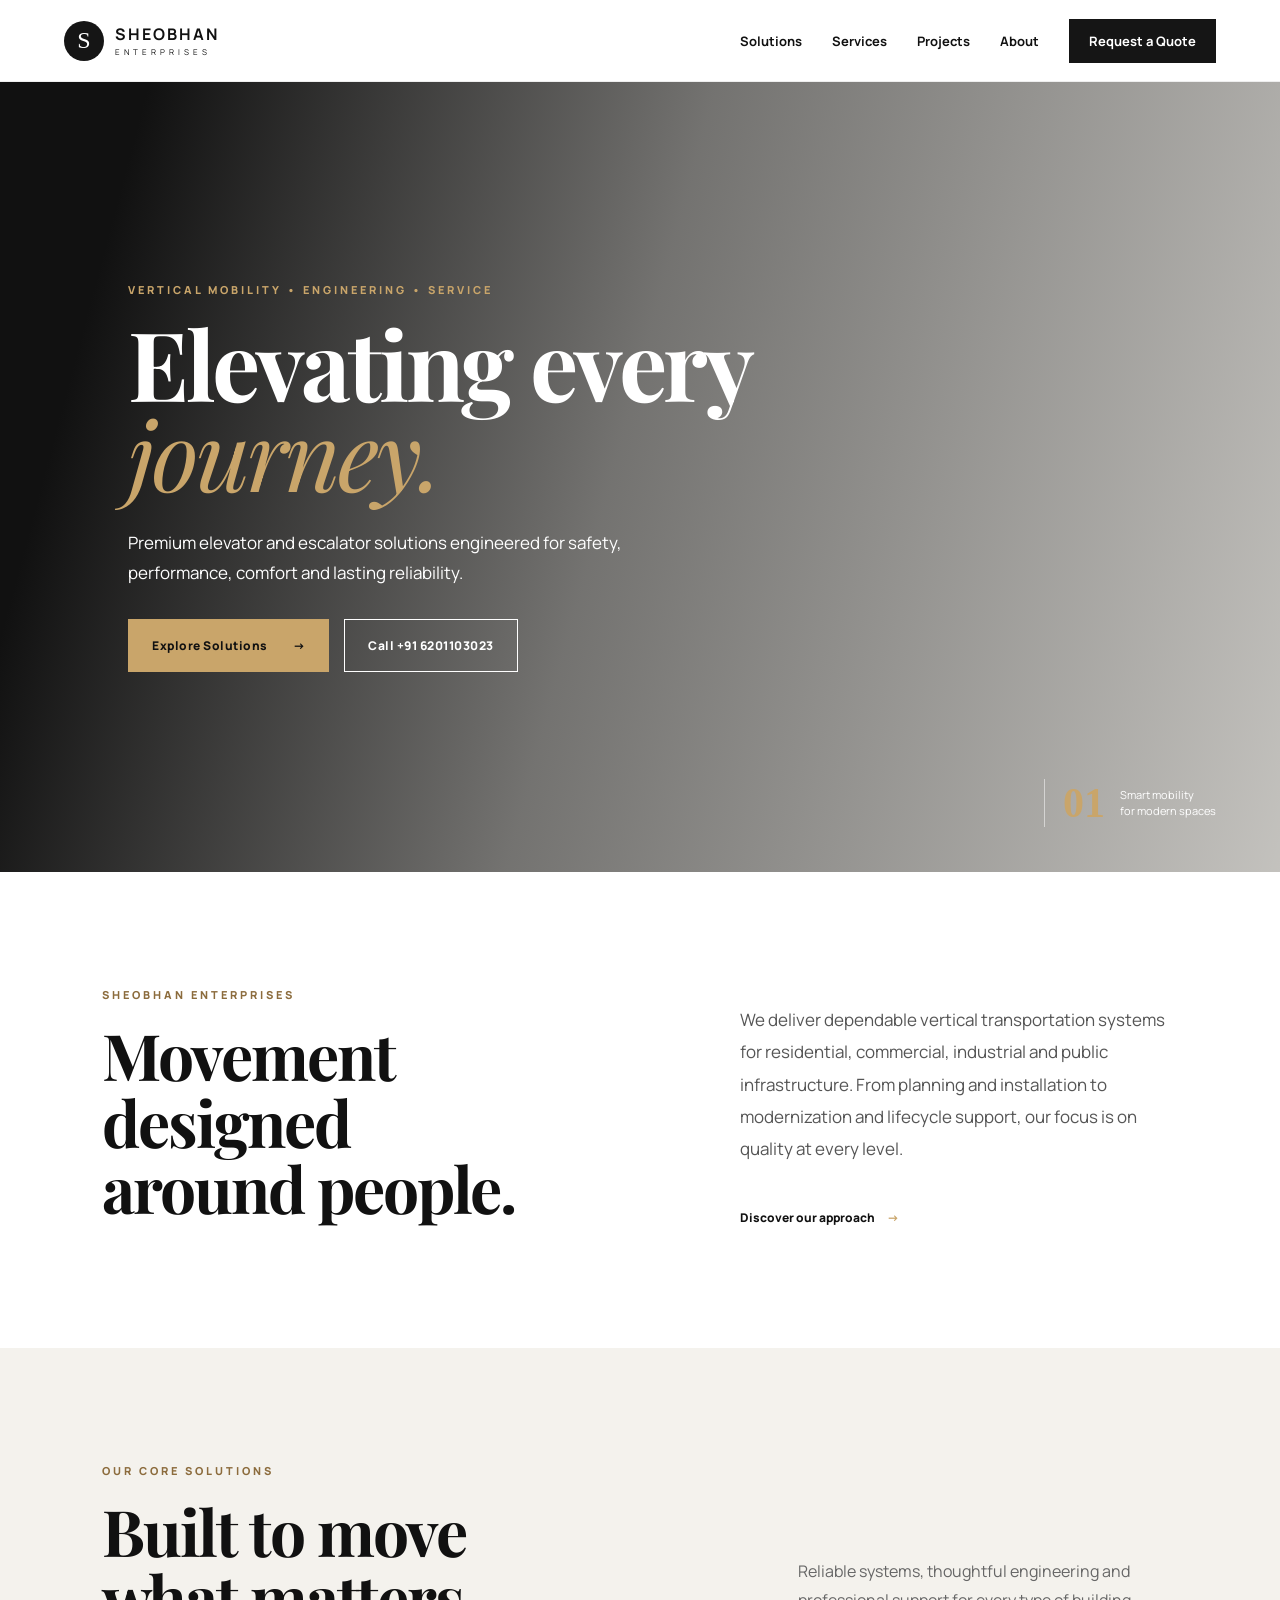
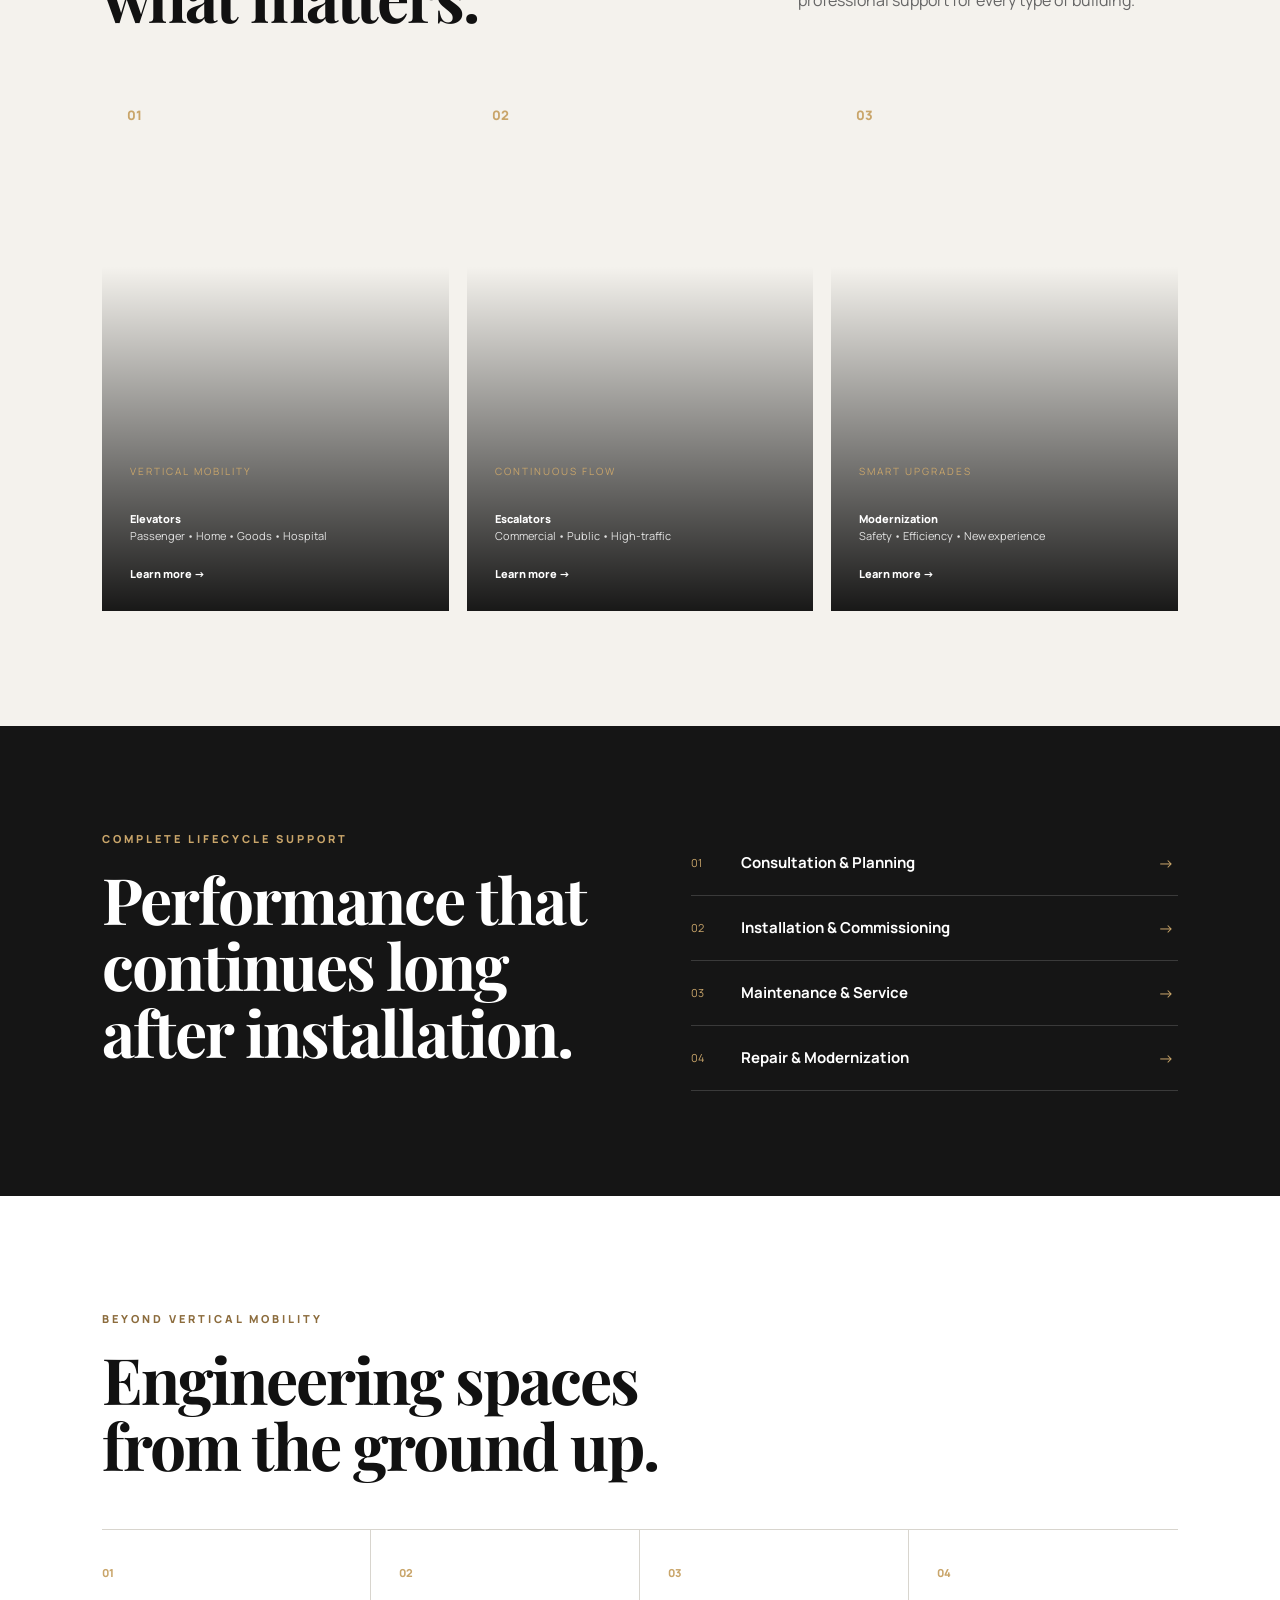
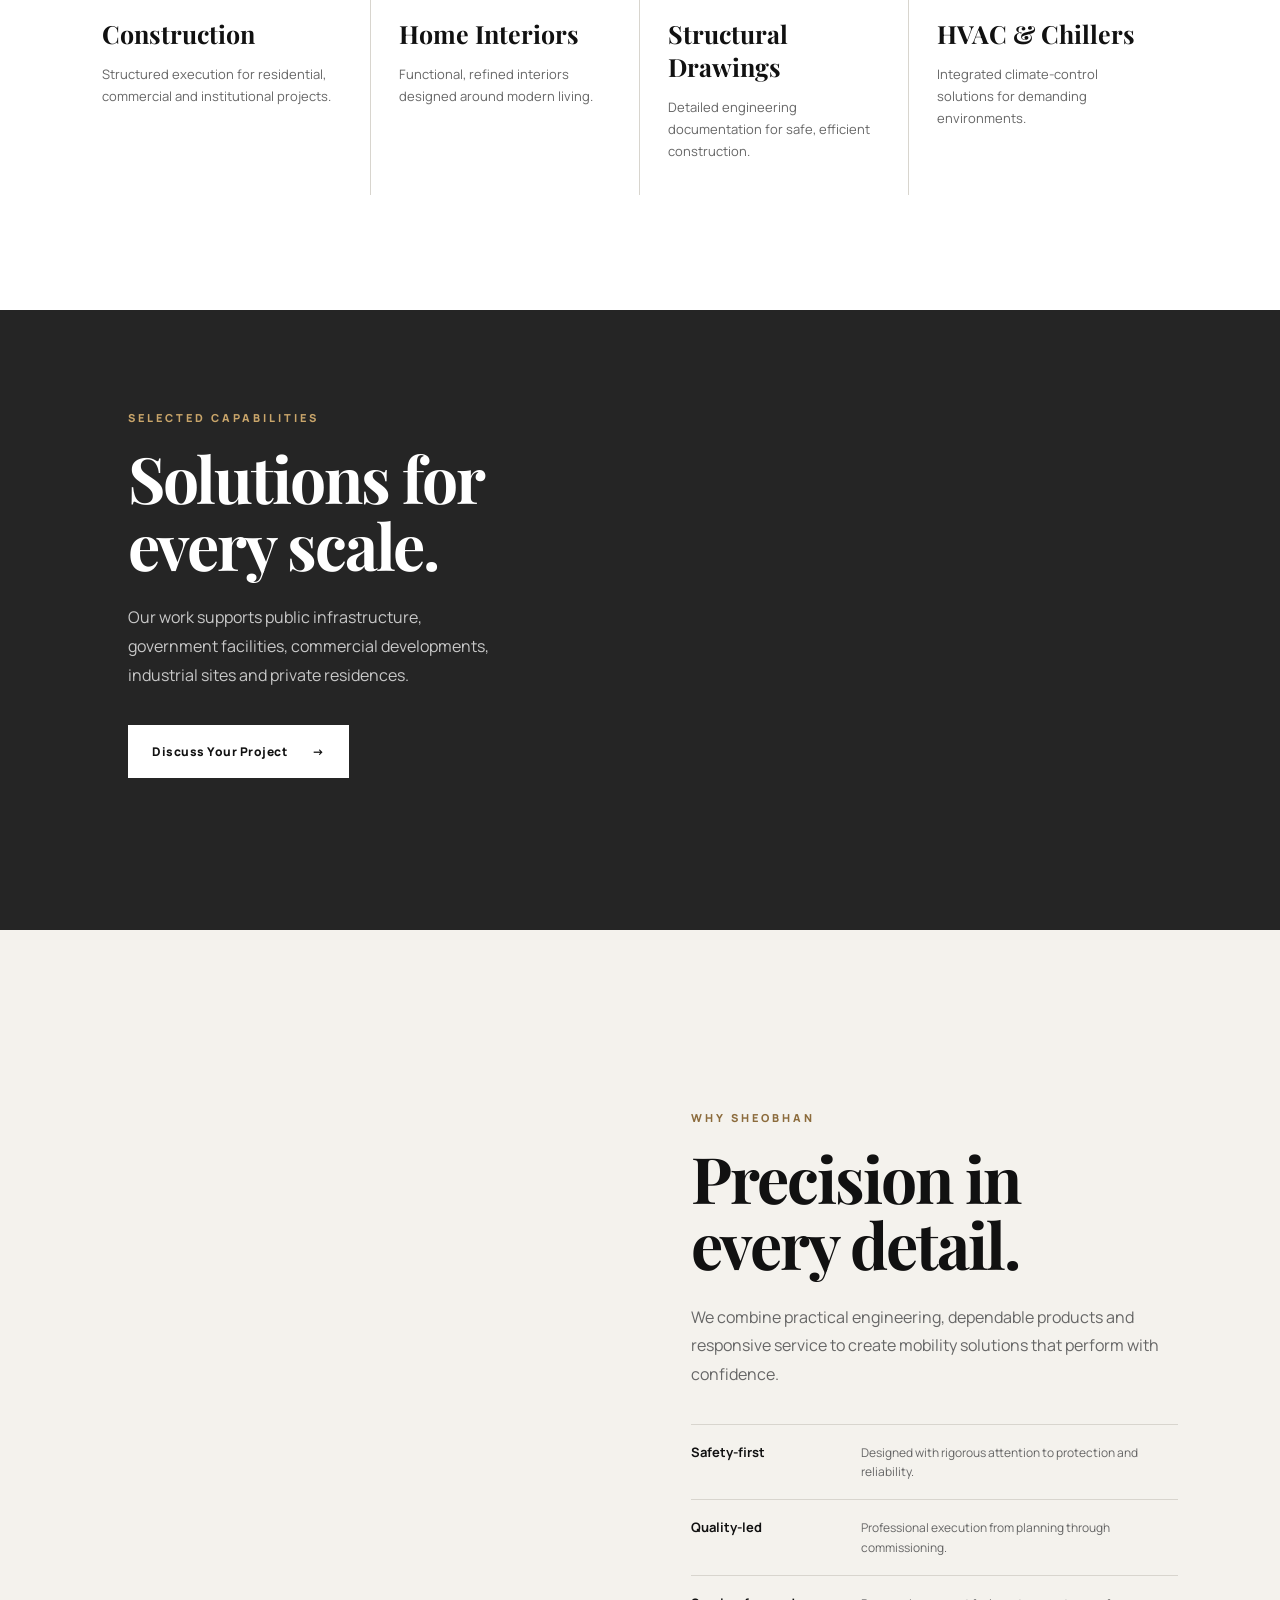
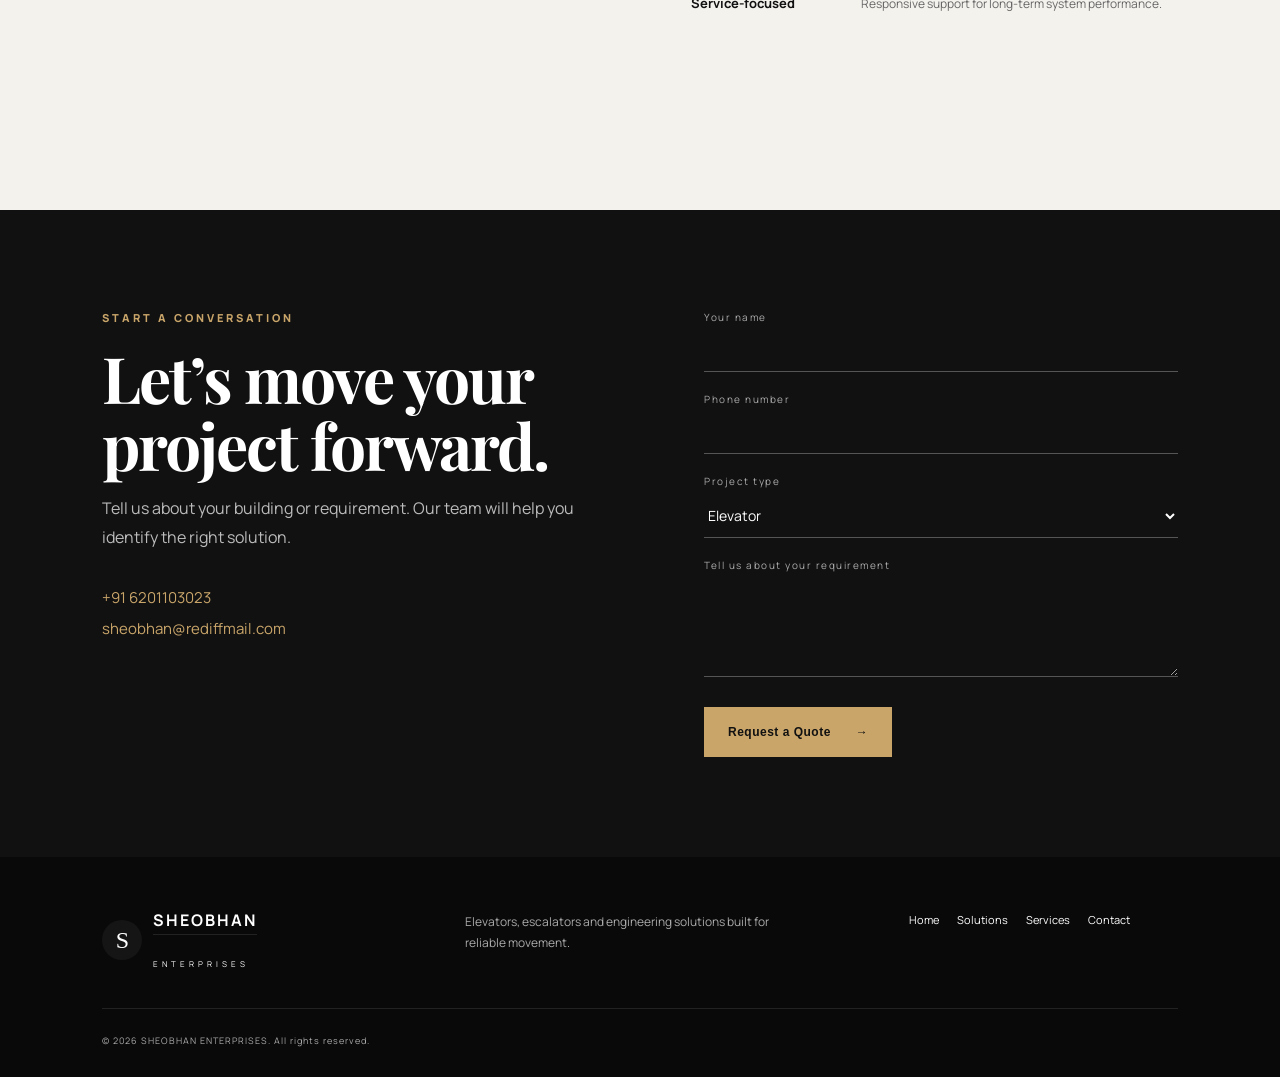
<file: index.html>
<!DOCTYPE html>
<html lang="en">
<head>
  <meta charset="UTF-8">
  <meta name="viewport" content="width=device-width, initial-scale=1.0">
  <title>SHEOBHAN ENTERPRISES | Elevators & Escalators</title>
  <meta name="description" content="Premium elevator, escalator, modernization and engineering solutions by SHEOBHAN ENTERPRISES.">
  <link rel="preconnect" href="https://fonts.googleapis.com">
  <link rel="preconnect" href="https://fonts.gstatic.com" crossorigin>
  <link href="https://fonts.googleapis.com/css2?family=Manrope:wght@400;500;600;700;800&family=Playfair+Display:wght@600;700&display=swap" rel="stylesheet">
  <link rel="stylesheet" href="style.css">
</head>
<body>
  <header class="site-header">
    <a class="brand" href="#home" aria-label="SHEOBHAN ENTERPRISES home">
      <span class="brand-mark">S</span>
      <span><strong>SHEOBHAN</strong><small>ENTERPRISES</small></span>
    </a>
    <button class="menu-toggle" aria-label="Open menu" aria-expanded="false">☰</button>
    <nav class="nav">
      <a href="#solutions">Solutions</a>
      <a href="#services">Services</a>
      <a href="#projects">Projects</a>
      <a href="#about">About</a>
      <a class="nav-cta" href="#contact">Request a Quote</a>
    </nav>
  </header>

  <main>
    <section class="hero" id="home">
      <div class="hero-overlay"></div>
      <div class="hero-content">
        <p class="eyebrow">VERTICAL MOBILITY • ENGINEERING • SERVICE</p>
        <h1>Elevating every<br><em>journey.</em></h1>
        <p class="hero-copy">Premium elevator and escalator solutions engineered for safety, performance, comfort and lasting reliability.</p>
        <div class="hero-actions">
          <a class="btn btn-primary" href="#solutions">Explore Solutions <span>→</span></a>
          <a class="btn btn-ghost" href="tel:+916201103023">Call +91 6201103023</a>
        </div>
      </div>
      <div class="hero-stat">
        <strong>01</strong>
        <span>Smart mobility<br>for modern spaces</span>
      </div>
    </section>

    <section class="intro section">
      <div>
        <p class="eyebrow dark">SHEOBHAN ENTERPRISES</p>
        <h2>Movement designed<br>around people.</h2>
      </div>
      <div class="intro-text">
        <p>We deliver dependable vertical transportation systems for residential, commercial, industrial and public infrastructure. From planning and installation to modernization and lifecycle support, our focus is on quality at every level.</p>
        <a class="text-link" href="#about">Discover our approach <span>→</span></a>
      </div>
    </section>

    <section class="solutions section" id="solutions">
      <div class="section-heading">
        <div>
          <p class="eyebrow dark">OUR CORE SOLUTIONS</p>
          <h2>Built to move<br>what matters.</h2>
        </div>
        <p>Reliable systems, thoughtful engineering and professional support for every type of building.</p>
      </div>
      <div class="solution-grid">
        <article class="card elevator">
          <div class="card-number">01</div>
          <div class="card-content">
            <p>VERTICAL MOBILITY</p>
            <a  href="basic.html">Elevators</a>
            <span>Passenger • Home • Goods • Hospital</span>
            <a href="#contact">Learn more →</a>
          </div>
        </article>
        <article class="card escalator">
          <div class="card-number">02</div>
          <div class="card-content">
            <p>CONTINUOUS FLOW</p>
            <a href="#contact">Escalators</a>
            <span>Commercial • Public • High-traffic</span>
            <a href="basic.html">Learn more →</a>
          </div>
        </article>
        <article class="card modernization">
          <div class="card-number">03</div>
          <div class="card-content">
            <p>SMART UPGRADES</p>
            <a href="basic.html">Modernization</a>
            <span>Safety • Efficiency • New experience</span>
            <a href="#contact">Learn more →</a>
          </div>
        </article>
      </div>
    </section>

    <section class="service-band" id="services">
      <div>
        <p class="eyebrow">COMPLETE LIFECYCLE SUPPORT</p>
        <h2>Performance that<br>continues long after installation.</h2>
      </div>
      <div class="service-list">
        <div><span>01</span><strong>Consultation & Planning</strong><i>→</i></div>
        <div><span>02</span><strong>Installation & Commissioning</strong><i>→</i></div>
        <div><span>03</span><strong>Maintenance & Service</strong><i>→</i></div>
        <div><span>04</span><strong>Repair & Modernization</strong><i>→</i></div>
      </div>
    </section>

    <section class="other-services section">
      <div class="section-heading">
        <div>
          <p class="eyebrow dark">BEYOND VERTICAL MOBILITY</p>
          <h2>Engineering spaces<br>from the ground up.</h2>
        </div>
      </div>
      <div class="other-grid">
        <article><span>01</span><h3>Construction</h3><p>Structured execution for residential, commercial and institutional projects.</p></article>
        <article><span>02</span><h3>Home Interiors</h3><p>Functional, refined interiors designed around modern living.</p></article>
        <article><span>03</span><h3>Structural Drawings</h3><p>Detailed engineering documentation for safe, efficient construction.</p></article>
        <article><span>04</span><h3>HVAC & Chillers</h3><p>Integrated climate-control solutions for demanding environments.</p></article>
      </div>
    </section>

    <section class="projects" id="projects">
      <div class="projects-copy">
        <p class="eyebrow">SELECTED CAPABILITIES</p>
        <h2>Solutions for<br>every scale.</h2>
        <p>Our work supports public infrastructure, government facilities, commercial developments, industrial sites and private residences.</p>
        <a class="btn btn-light" href="#contact">Discuss Your Project <span>→</span></a>
      </div>
      <div class="project-image"></div>
    </section>

    <section class="about section" id="about">
      <div class="about-image"></div>
      <div class="about-copy">
        <p class="eyebrow dark">WHY SHEOBHAN</p>
        <h2>Precision in every detail.</h2>
        <p>We combine practical engineering, dependable products and responsive service to create mobility solutions that perform with confidence.</p>
        <div class="values">
          <div><strong>Safety-first</strong><span>Designed with rigorous attention to protection and reliability.</span></div>
          <div><strong>Quality-led</strong><span>Professional execution from planning through commissioning.</span></div>
          <div><strong>Service-focused</strong><span>Responsive support for long-term system performance.</span></div>
        </div>
      </div>
    </section>

    <section class="contact" id="contact">
      <div>
        <p class="eyebrow">START A CONVERSATION</p>
        <h2>Let’s move your<br>project forward.</h2>
        <p>Tell us about your building or requirement. Our team will help you identify the right solution.</p>
        <div class="contact-details">
          <a href="tel:+916201103023">+91 6201103023</a>
          <a href="mailto:sheobhan@rediffmail.com">sheobhan@rediffmail.com</a>
        </div>
      </div>
      <form class="quote-form" action="mailto:sheobhan@rediffmail.com" method="post" enctype="text/plain">
        <label>Your name<input type="text" name="name" required></label>
        <label>Phone number<input type="tel" name="phone" required></label>
        <label>Project type<select name="project"><option>Elevator</option><option>Escalator</option><option>Modernization</option><option>Maintenance</option><option>Other Engineering Service</option></select></label>
        <label>Tell us about your requirement<textarea name="message" rows="4"></textarea></label>
        <button class="btn btn-primary" type="submit">Request a Quote <span>→</span></button>
      </form>
    </section>
  </main>

  <footer>
    <a class="brand footer-brand" href="#home"><span class="brand-mark">S</span><span><strong>SHEOBHAN</strong><small>ENTERPRISES</small></span></a>
    <p>Elevators, escalators and engineering solutions built for reliable movement.</p>
    <div><a href="#home">Home</a><a href="#solutions">Solutions</a><a href="#services">Services</a><a href="#contact">Contact</a></div>
    <small>© 2026 SHEOBHAN ENTERPRISES. All rights reserved.</small>
  </footer>
  <script src="script.js"></script>
</body>
</html>
</file>
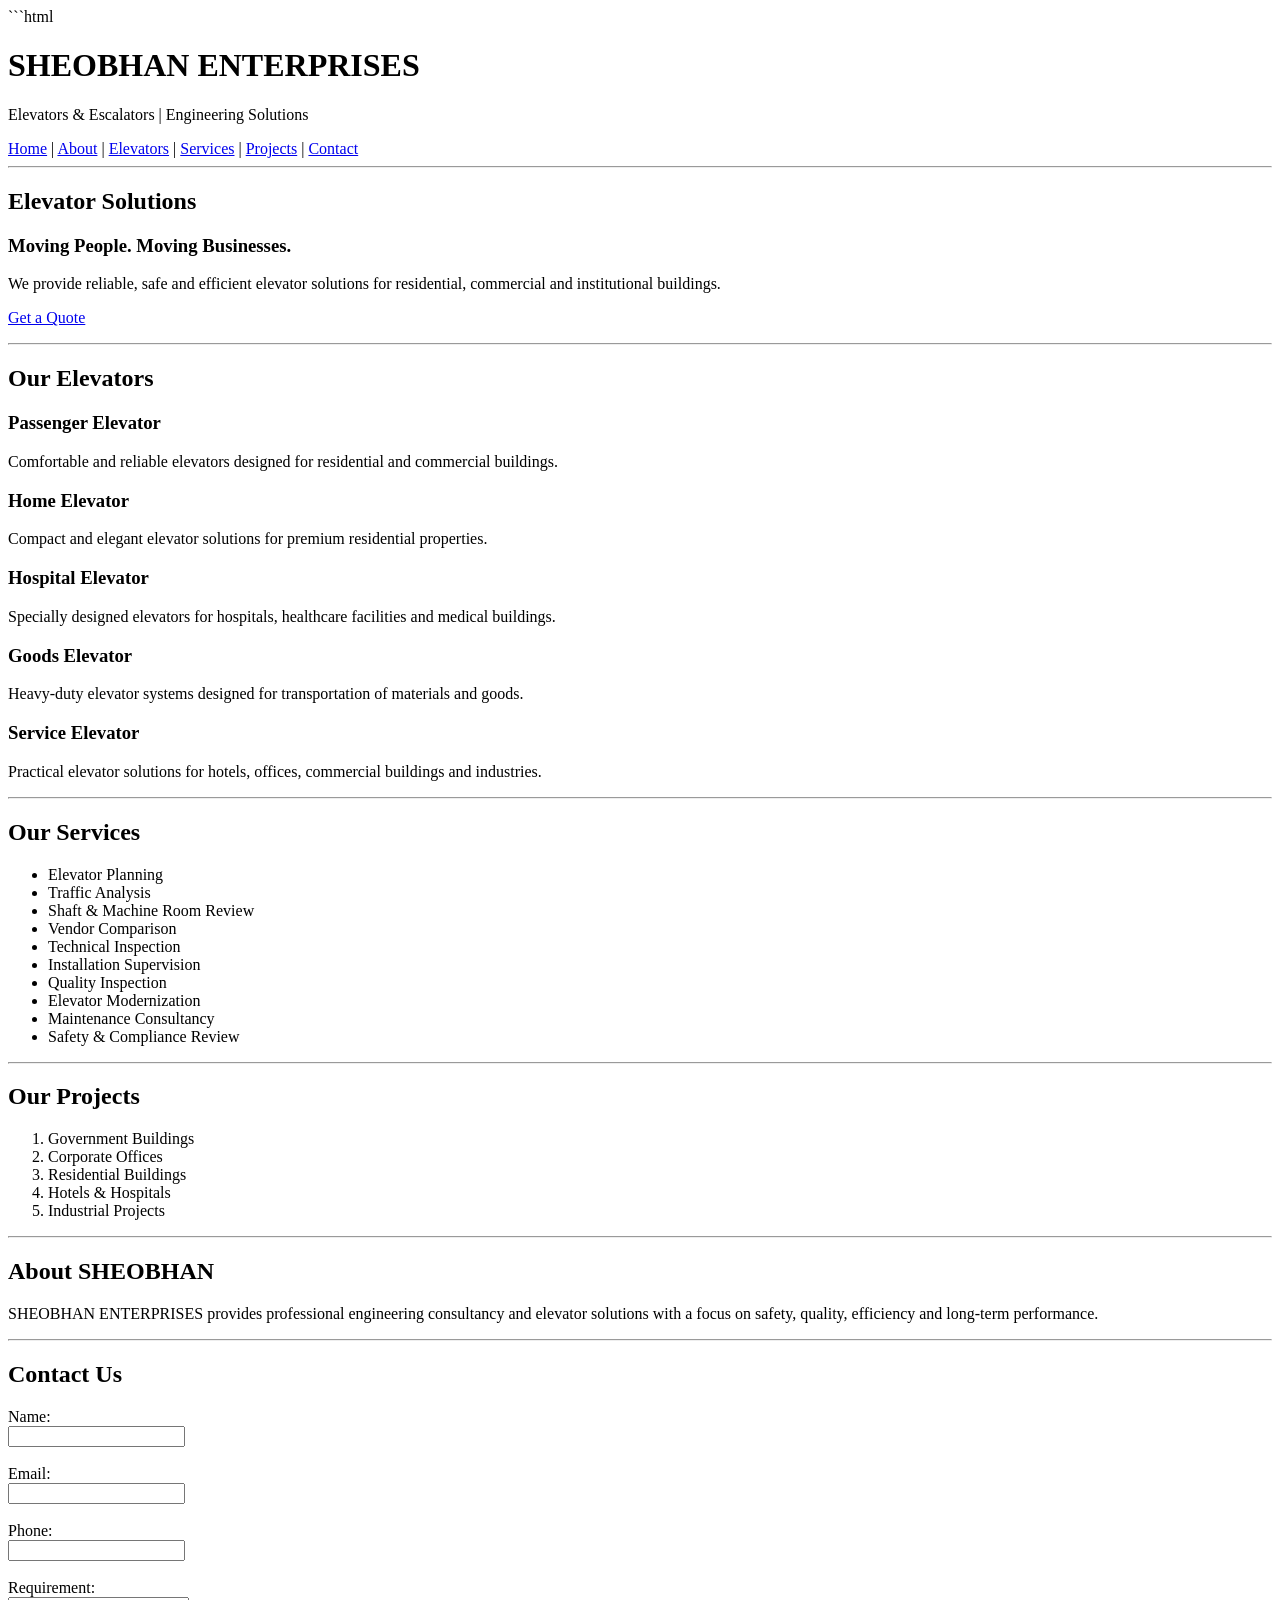
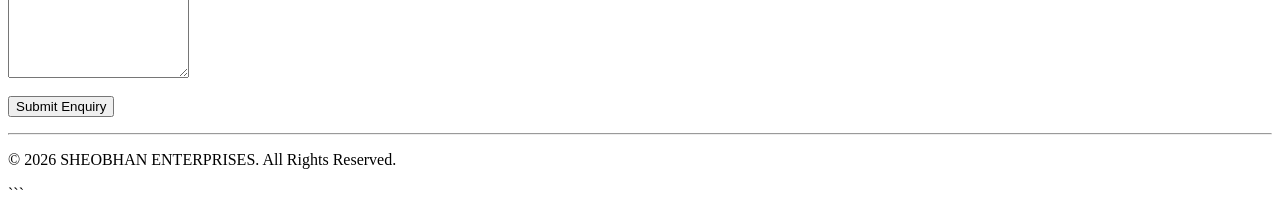
<file: basic.html>
```html
<!DOCTYPE html>
<html lang="en">

<head>
    <meta charset="UTF-8">
    <meta name="viewport" content="width=device-width, initial-scale=1.0">
    <title>Elevator Solutions | SHEOBHAN</title>
</head>

<body>

    <!-- HEADER -->
    <header>

        <h1>SHEOBHAN ENTERPRISES</h1>

        <p>Elevators & Escalators | Engineering Solutions</p>

        <nav>
            <a href="#home">Home</a> |
            <a href="#about">About</a> |
            <a href="#elevators">Elevators</a> |
            <a href="#services">Services</a> |
            <a href="#projects">Projects</a> |
            <a href="#contact">Contact</a>
        </nav>

    </header>

    <hr>

    <!-- HOME -->
    <section id="home">

        <h2>Elevator Solutions</h2>

        <h3>Moving People. Moving Businesses.</h3>

        <p>
            We provide reliable, safe and efficient elevator solutions
            for residential, commercial and institutional buildings.
        </p>

        <p>
            <a href="#contact">Get a Quote</a>
        </p>

    </section>

    <hr>

    <!-- ELEVATORS -->
    <section id="elevators">

        <h2>Our Elevators</h2>

        <article>
            <h3>Passenger Elevator</h3>
            <p>
                Comfortable and reliable elevators designed for
                residential and commercial buildings.
            </p>
        </article>

        <article>
            <h3>Home Elevator</h3>
            <p>
                Compact and elegant elevator solutions for
                premium residential properties.
            </p>
        </article>

        <article>
            <h3>Hospital Elevator</h3>
            <p>
                Specially designed elevators for hospitals,
                healthcare facilities and medical buildings.
            </p>
        </article>

        <article>
            <h3>Goods Elevator</h3>
            <p>
                Heavy-duty elevator systems designed for
                transportation of materials and goods.
            </p>
        </article>

        <article>
            <h3>Service Elevator</h3>
            <p>
                Practical elevator solutions for hotels,
                offices, commercial buildings and industries.
            </p>
        </article>

    </section>

    <hr>

    <!-- SERVICES -->
    <section id="services">

        <h2>Our Services</h2>

        <ul>
            <li>Elevator Planning</li>
            <li>Traffic Analysis</li>
            <li>Shaft & Machine Room Review</li>
            <li>Vendor Comparison</li>
            <li>Technical Inspection</li>
            <li>Installation Supervision</li>
            <li>Quality Inspection</li>
            <li>Elevator Modernization</li>
            <li>Maintenance Consultancy</li>
            <li>Safety & Compliance Review</li>
        </ul>

    </section>

    <hr>

    <!-- PROJECTS -->
    <section id="projects">

        <h2>Our Projects</h2>

        <ol>
            <li>Government Buildings</li>
            <li>Corporate Offices</li>
            <li>Residential Buildings</li>
            <li>Hotels & Hospitals</li>
            <li>Industrial Projects</li>
        </ol>

    </section>

    <hr>

    <!-- ABOUT -->
    <section id="about">

        <h2>About SHEOBHAN</h2>

        <p>
            SHEOBHAN ENTERPRISES provides professional engineering
            consultancy and elevator solutions with a focus on
            safety, quality, efficiency and long-term performance.
        </p>

    </section>

    <hr>

    <!-- CONTACT -->
    <section id="contact">

        <h2>Contact Us</h2>

        <form>

            <label for="name">Name:</label><br>
            <input type="text" id="name" name="name"><br><br>

            <label for="email">Email:</label><br>
            <input type="email" id="email" name="email"><br><br>

            <label for="phone">Phone:</label><br>
            <input type="tel" id="phone" name="phone"><br><br>

            <label for="message">Requirement:</label><br>
            <textarea id="message" name="message" rows="5"></textarea><br><br>

            <button type="submit">Submit Enquiry</button>

        </form>

    </section>

    <hr>

    <!-- FOOTER -->
    <footer>

        <p>
            © 2026 SHEOBHAN ENTERPRISES. All Rights Reserved.
        </p>

    </footer>

</body>

</html>
```
</file>
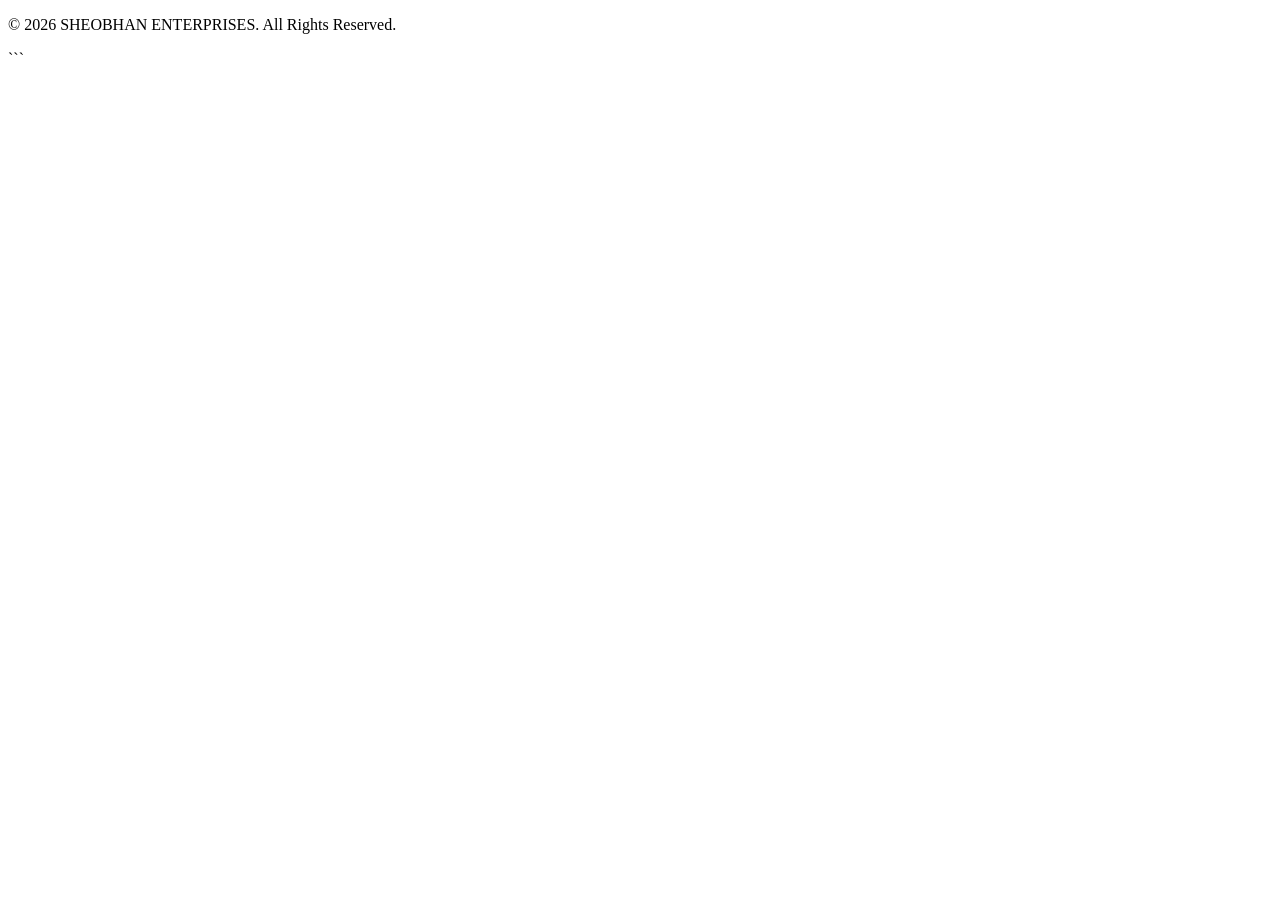
<file: elevator.html>
<!DOCTYPE html>
<html lang="en">

<head>
    <meta charset="UTF-8">
    <meta name="viewport" content="width=device-width, initial-scale=1.0">
    <title>Elevator Solutions | SHEOBHAN</title>
</head>
    <!-- FOOTER -->
    <footer>

        <p>
            © 2026 SHEOBHAN ENTERPRISES. All Rights Reserved.
        </p>

    </footer>

</body>

</html>
```
</file>
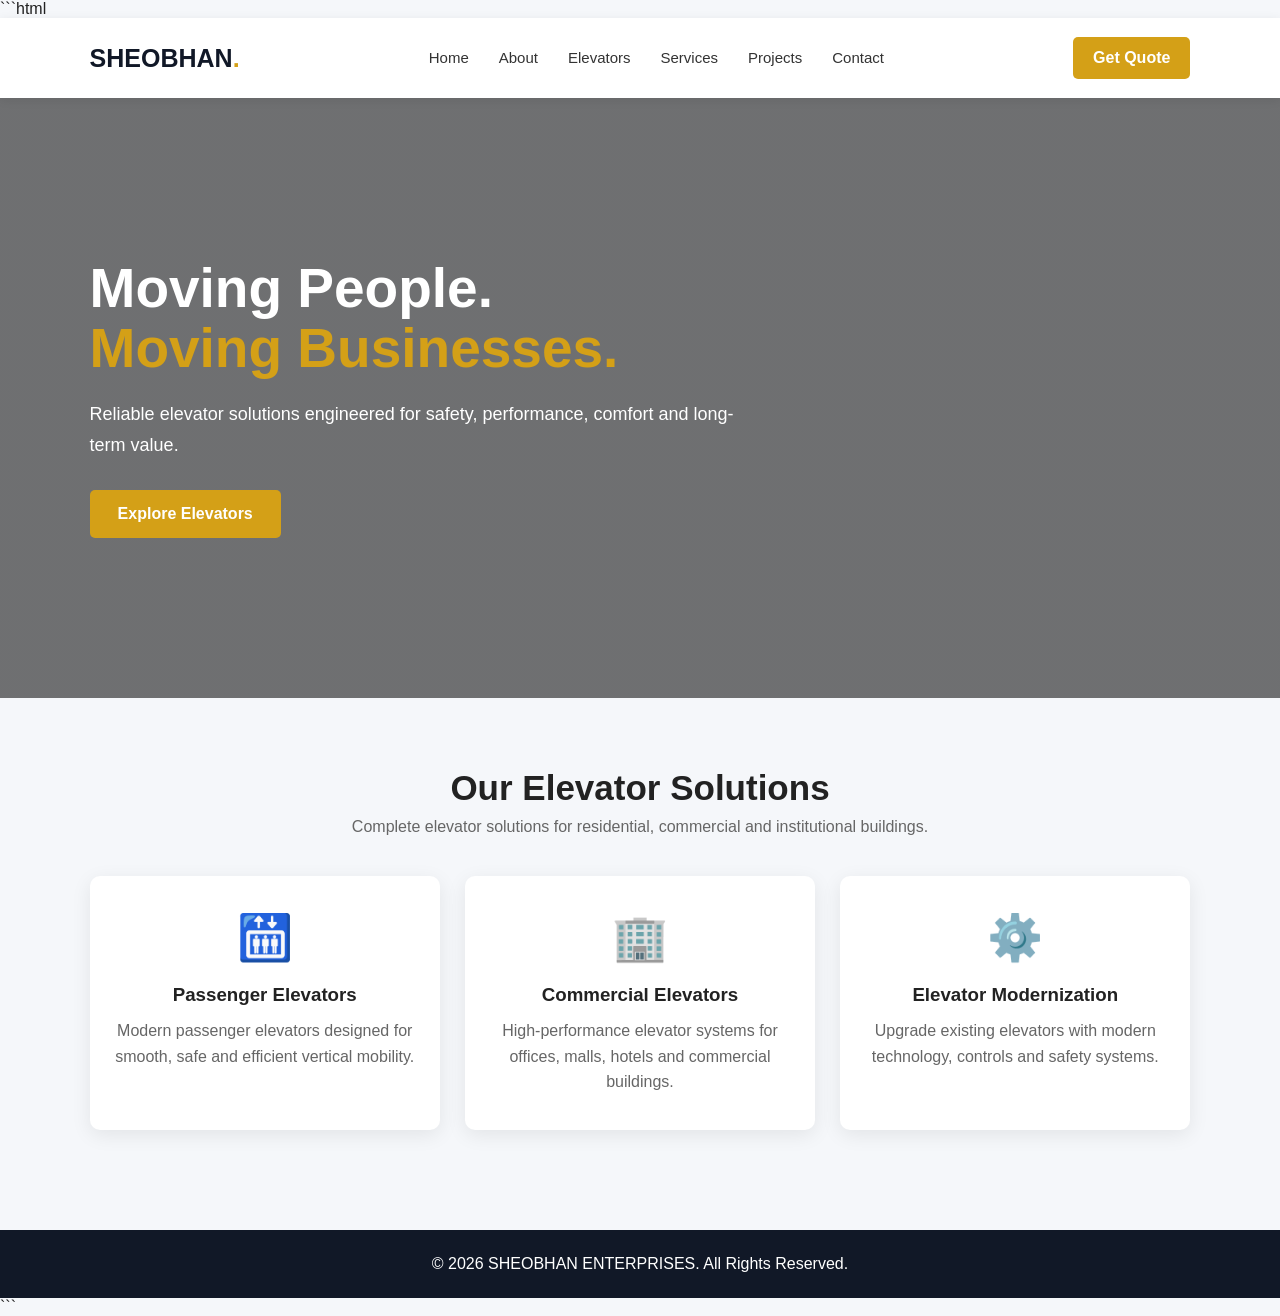
<file: newThirdPage.html>
```html
<!DOCTYPE html>
<html lang="en">
<head>
    <meta charset="UTF-8">
    <meta name="viewport" content="width=device-width, initial-scale=1.0">

    <title>Elevator Solutions | SHEOBHAN</title>

    <style>
        * {
            margin: 0;
            padding: 0;
            box-sizing: border-box;
            font-family: Arial, sans-serif;
        }

        body {
            background: #f5f7fa;
            color: #222;
        }

        /* HEADER */
        header {
            background: #ffffff;
            height: 80px;
            display: flex;
            align-items: center;
            justify-content: space-between;
            padding: 0 7%;
            box-shadow: 0 2px 10px rgba(0,0,0,0.08);
            position: sticky;
            top: 0;
            z-index: 1000;
        }

        .logo {
            font-size: 25px;
            font-weight: bold;
            color: #111827;
        }

        .logo span {
            color: #d4a017;
        }

        nav ul {
            list-style: none;
            display: flex;
            gap: 30px;
        }

        nav ul li a {
            text-decoration: none;
            color: #333;
            font-size: 15px;
            font-weight: 500;
        }

        nav ul li a:hover {
            color: #d4a017;
        }

        .contact-btn {
            background: #d4a017;
            color: white;
            padding: 12px 20px;
            border-radius: 5px;
            text-decoration: none;
            font-weight: bold;
        }

        /* HERO */
        .hero {
            min-height: 600px;
            display: flex;
            align-items: center;
            padding: 70px 7%;
            background:
                linear-gradient(
                    rgba(0,0,0,0.55),
                    rgba(0,0,0,0.55)
                ),
                url("https://images.unsplash.com/photo-1540574163026-643ea20ade25")
                center/cover;
        }

        .hero-content {
            max-width: 650px;
            color: white;
        }

        .hero-content h1 {
            font-size: 55px;
            line-height: 1.1;
            margin-bottom: 20px;
        }

        .hero-content h1 span {
            color: #d4a017;
        }

        .hero-content p {
            font-size: 18px;
            line-height: 1.7;
            margin-bottom: 30px;
        }

        .hero-btn {
            display: inline-block;
            background: #d4a017;
            color: white;
            padding: 15px 28px;
            border-radius: 5px;
            text-decoration: none;
            font-weight: bold;
        }

        /* SERVICES */
        .services {
            padding: 70px 7%;
            text-align: center;
        }

        .services h2 {
            font-size: 35px;
            margin-bottom: 10px;
        }

        .services-subtitle {
            color: #666;
            margin-bottom: 40px;
        }

        .service-container {
            display: grid;
            grid-template-columns: repeat(3, 1fr);
            gap: 25px;
        }

        .service-card {
            background: white;
            padding: 35px 25px;
            border-radius: 10px;
            box-shadow: 0 5px 20px rgba(0,0,0,0.08);
        }

        .service-card .icon {
            font-size: 45px;
            margin-bottom: 20px;
        }

        .service-card h3 {
            margin-bottom: 12px;
        }

        .service-card p {
            color: #666;
            line-height: 1.6;
        }

        /* FOOTER */
        footer {
            background: #111827;
            color: white;
            text-align: center;
            padding: 25px;
            margin-top: 30px;
        }

        /* MOBILE */
        @media (max-width: 768px) {

            header {
                padding: 0 5%;
            }

            nav {
                display: none;
            }

            .hero {
                min-height: 500px;
                padding: 50px 5%;
            }

            .hero-content h1 {
                font-size: 40px;
            }

            .service-container {
                grid-template-columns: 1fr;
            }
        }
    </style>
</head>

<body>

    <!-- HEADER -->
    <header>

        <div class="logo">
            SHEOBHAN<span>.</span>
        </div>

        <nav>
            <ul>
                <li><a href="#">Home</a></li>
                <li><a href="#">About</a></li>
                <li><a href="#">Elevators</a></li>
                <li><a href="#">Services</a></li>
                <li><a href="#">Projects</a></li>
                <li><a href="#">Contact</a></li>
            </ul>
        </nav>

        <a href="#" class="contact-btn">
            Get Quote
        </a>

    </header>


    <!-- HERO SECTION -->
    <section class="hero">

        <div class="hero-content">

            <h1>
                Moving People.<br>
                <span>Moving Businesses.</span>
            </h1>

            <p>
                Reliable elevator solutions engineered for safety,
                performance, comfort and long-term value.
            </p>

            <a href="#" class="hero-btn">
                Explore Elevators
            </a>

        </div>

    </section>


    <!-- SERVICES -->
    <section class="services">

        <h2>Our Elevator Solutions</h2>

        <p class="services-subtitle">
            Complete elevator solutions for residential,
            commercial and institutional buildings.
        </p>

        <div class="service-container">

            <div class="service-card">
                <div class="icon">🛗</div>

                <h3>Passenger Elevators</h3>

                <p>
                    Modern passenger elevators designed for
                    smooth, safe and efficient vertical mobility.
                </p>
            </div>


            <div class="service-card">
                <div class="icon">🏢</div>

                <h3>Commercial Elevators</h3>

                <p>
                    High-performance elevator systems for
                    offices, malls, hotels and commercial buildings.
                </p>
            </div>


            <div class="service-card">
                <div class="icon">⚙️</div>

                <h3>Elevator Modernization</h3>

                <p>
                    Upgrade existing elevators with modern
                    technology, controls and safety systems.
                </p>
            </div>

        </div>

    </section>


    <!-- FOOTER -->
    <footer>

        <p>
            © 2026 SHEOBHAN ENTERPRISES. All Rights Reserved.
        </p>

    </footer>

</body>
</html>
```
</file>
<file: style.css>
:root{--ink:#111;--paper:#f4f2ed;--line:#d8d5ce;--gold:#c9a56a;--dark:#151515}*{box-sizing:border-box}html{scroll-behavior:smooth}body{margin:0;font-family:Manrope,Arial,sans-serif;color:var(--ink);background:var(--paper)}a{text-decoration:none;color:inherit}.site-header{height:82px;padding:0 5vw;display:flex;align-items:center;justify-content:space-between;background:#fff;position:sticky;top:0;z-index:20;border-bottom:1px solid #eee}.brand{display:flex;align-items:center;gap:11px}.brand-mark{width:40px;height:40px;border-radius:50%;background:var(--dark);color:#fff;display:grid;place-items:center;font-family:Georgia;font-size:24px}.brand strong,.brand small{display:block;line-height:1}.brand strong{font-size:16px;letter-spacing:2px}.brand small{font-size:8px;letter-spacing:4px;margin-top:6px}.nav{display:flex;align-items:center;gap:30px;font-size:13px;font-weight:700}.nav a{transition:.2s}.nav a:hover{color:var(--gold)}.nav-cta{background:var(--dark);color:#fff!important;padding:13px 20px}.menu-toggle{display:none;background:none;border:0;font-size:25px}.hero{height:min(790px,calc(100vh - 82px));min-height:620px;position:relative;display:flex;align-items:center;padding:0 10vw;color:#fff;background:linear-gradient(105deg,#111 10%,rgba(10,10,10,.55) 48%,rgba(0,0,0,.2)),url('https://images.unsplash.com/photo-1558002038-1055907df827?auto=format&fit=crop&w=1800&q=85') center/cover}.hero-content{position:relative;z-index:2;max-width:760px}.eyebrow{font-size:11px;letter-spacing:3px;font-weight:800;color:var(--gold);margin:0 0 20px}.eyebrow.dark{color:#8c6c3d}.hero h1{font-family:"Playfair Display",Georgia,serif;font-size:clamp(55px,7.5vw,112px);line-height:.94;margin:0;letter-spacing:-3px}.hero h1 em{font-weight:400;color:var(--gold)}.hero-copy{max-width:570px;font-size:17px;line-height:1.8;margin:30px 0}.hero-actions{display:flex;gap:15px;flex-wrap:wrap}.btn{display:inline-flex;align-items:center;justify-content:center;gap:25px;padding:17px 23px;font-size:12px;font-weight:800;letter-spacing:.5px;border:1px solid transparent;cursor:pointer}.btn-primary{background:var(--gold);color:#111}.btn-ghost{border-color:#fff;color:#fff}.btn-light{background:#fff;color:#111}.hero-stat{position:absolute;right:5vw;bottom:45px;display:flex;gap:15px;align-items:center;border-left:1px solid rgba(255,255,255,.5);padding-left:18px}.hero-stat strong{font-family:Georgia;font-size:42px;color:var(--gold)}.hero-stat span{font-size:11px;line-height:1.5}.section{padding:115px 8vw}.intro{display:grid;grid-template-columns:1.1fr .9fr;gap:8vw;align-items:start;background:#fff}.section h2,.service-band h2,.projects h2,.contact h2{font-family:"Playfair Display",Georgia,serif;font-size:clamp(40px,5vw,70px);line-height:1.04;letter-spacing:-2px;margin:0}.intro-text{font-size:17px;line-height:1.9;color:#555}.text-link{display:inline-block;margin-top:25px;font-size:12px;font-weight:800;color:#111}.text-link span{color:var(--gold);margin-left:10px}.solutions{background:var(--paper)}.section-heading{display:flex;justify-content:space-between;gap:40px;align-items:end;margin-bottom:50px}.section-heading>p{max-width:380px;line-height:1.8;color:#666}.solution-grid{display:grid;grid-template-columns:repeat(3,1fr);gap:18px}.card{height:530px;position:relative;overflow:hidden;color:#fff;background:#333}.card:before{content:"";position:absolute;inset:0;background:linear-gradient(0deg,rgba(0,0,0,.9),transparent 65%);z-index:1}.card.elevator{background:url('https://images.unsplash.com/photo-1524230572899-a752b3835840?auto=format&fit=crop&w=1000&q=85') center/cover}.card.escalator{background:url('https://images.unsplash.com/photo-1558002038-1055907df827?auto=format&fit=crop&w=1000&q=85') center/cover}.card.modernization{background:url('https://images.unsplash.com/photo-1497366754035-f200968a6e72?auto=format&fit=crop&w=1000&q=85') center/cover}.card-number{position:absolute;top:25px;left:25px;z-index:2;color:var(--gold);font-size:13px;font-weight:800}.card-content{position:absolute;z-index:2;left:28px;right:28px;bottom:28px}.card-content p{font-size:10px;letter-spacing:2px;color:var(--gold)}.card h3{font-family:"Playfair Display";font-size:43px;margin:7px 0}.card-content span{display:block;font-size:11px;opacity:.85}.card-content a{display:inline-block;margin-top:23px;font-size:11px;font-weight:800}.service-band{background:var(--dark);color:#fff;padding:105px 8vw;display:grid;grid-template-columns:1fr 1fr;gap:8vw}.service-list>div{display:grid;grid-template-columns:50px 1fr 20px;align-items:center;padding:21px 0;border-bottom:1px solid #3a3a3a}.service-list span{font-size:11px;color:var(--gold)}.service-list strong{font-size:15px}.service-list i{font-style:normal;color:var(--gold)}.other-services{background:#fff}.other-grid{display:grid;grid-template-columns:repeat(4,1fr);border-top:1px solid var(--line)}.other-grid article{padding:30px 28px 20px 0;border-right:1px solid var(--line);min-height:220px}.other-grid article:not(:first-child){padding-left:28px}.other-grid article:last-child{border-right:0}.other-grid span{color:var(--gold);font-size:11px;font-weight:800}.other-grid h3{font-family:"Playfair Display";font-size:25px;margin:35px 0 12px}.other-grid p{font-size:13px;line-height:1.7;color:#666}.projects{display:grid;grid-template-columns:1fr 1fr;min-height:620px;background:#252525;color:#fff}.projects-copy{padding:100px 10vw}.projects-copy>p:not(.eyebrow){line-height:1.8;color:#c8c8c8;max-width:450px;margin:25px 0 35px}.project-image{background:url('https://images.unsplash.com/photo-1486406146926-c627a92ad1ab?auto=format&fit=crop&w=1400&q=85') center/cover}.about{display:grid;grid-template-columns:1fr 1fr;gap:8vw;align-items:center}.about-image{height:650px;background:url('https://images.unsplash.com/photo-1541888946425-d81bb19240f5?auto=format&fit=crop&w=1200&q=85') center/cover}.about-copy>p:not(.eyebrow){color:#666;line-height:1.8;margin:25px 0}.values{margin-top:35px}.values>div{padding:18px 0;border-top:1px solid var(--line);display:grid;grid-template-columns:150px 1fr;gap:20px}.values strong{font-size:13px}.values span{font-size:12px;color:#666;line-height:1.6}.contact{background:#111;color:#fff;padding:100px 8vw;display:grid;grid-template-columns:1fr 1fr;gap:10vw}.contact>div>p:not(.eyebrow){color:#bbb;line-height:1.8;max-width:480px}.contact-details{margin-top:35px;display:flex;flex-direction:column;gap:10px}.contact-details a{font-size:15px;color:var(--gold)}.quote-form{display:grid;gap:20px}.quote-form label{font-size:10px;letter-spacing:1.5px;color:#aaa}.quote-form input,.quote-form select,.quote-form textarea{display:block;width:100%;background:transparent;border:0;border-bottom:1px solid #555;color:#fff;padding:11px 0;margin-top:6px;font:14px Manrope}.quote-form select option{color:#111}.quote-form .btn{justify-self:start;margin-top:10px}footer{padding:55px 8vw 30px;background:#090909;color:#aaa;display:grid;grid-template-columns:1.2fr 1.5fr 1fr;gap:40px;align-items:start}footer .footer-brand{color:#fff}footer p{font-size:12px;line-height:1.7;max-width:330px;margin:0}footer>div{display:flex;gap:18px;font-size:11px;color:#fff}footer small{grid-column:1/-1;border-top:1px solid #222;padding-top:25px;font-size:9px;letter-spacing:1px}@media(max-width:850px){.nav{display:none;position:absolute;top:82px;left:0;right:0;background:#fff;padding:25px;flex-direction:column;align-items:flex-start;box-shadow:0 10px 20px #0001}.nav.open{display:flex}.menu-toggle{display:block}.hero{padding:0 7vw}.hero-stat{display:none}.intro,.service-band,.projects,.about,.contact{grid-template-columns:1fr}.section{padding:75px 7vw}.section-heading{display:block}.section-heading>p{margin-top:25px}.solution-grid{grid-template-columns:1fr}.card{height:440px}.other-grid{grid-template-columns:1fr 1fr}.other-grid article:nth-child(2){border-right:0}.projects-copy{padding:75px 7vw}.project-image{min-height:400px}.about-image{height:450px}.contact{padding:75px 7vw}.contact-details{margin-bottom:25px}footer{grid-template-columns:1fr;gap:25px}}@media(max-width:520px){.site-header{padding:0 5vw}.brand strong{font-size:13px}.hero{min-height:600px}.hero h1{letter-spacing:-2px}.hero-copy{font-size:14px}.other-grid{grid-template-columns:1fr}.other-grid article,.other-grid article:not(:first-child){padding:25px 0;border-right:0;border-bottom:1px solid var(--line)}.values>div{grid-template-columns:1fr}.btn{padding:15px 18px}.hero-actions{flex-direction:column;align-items:flex-start}}
</file>
